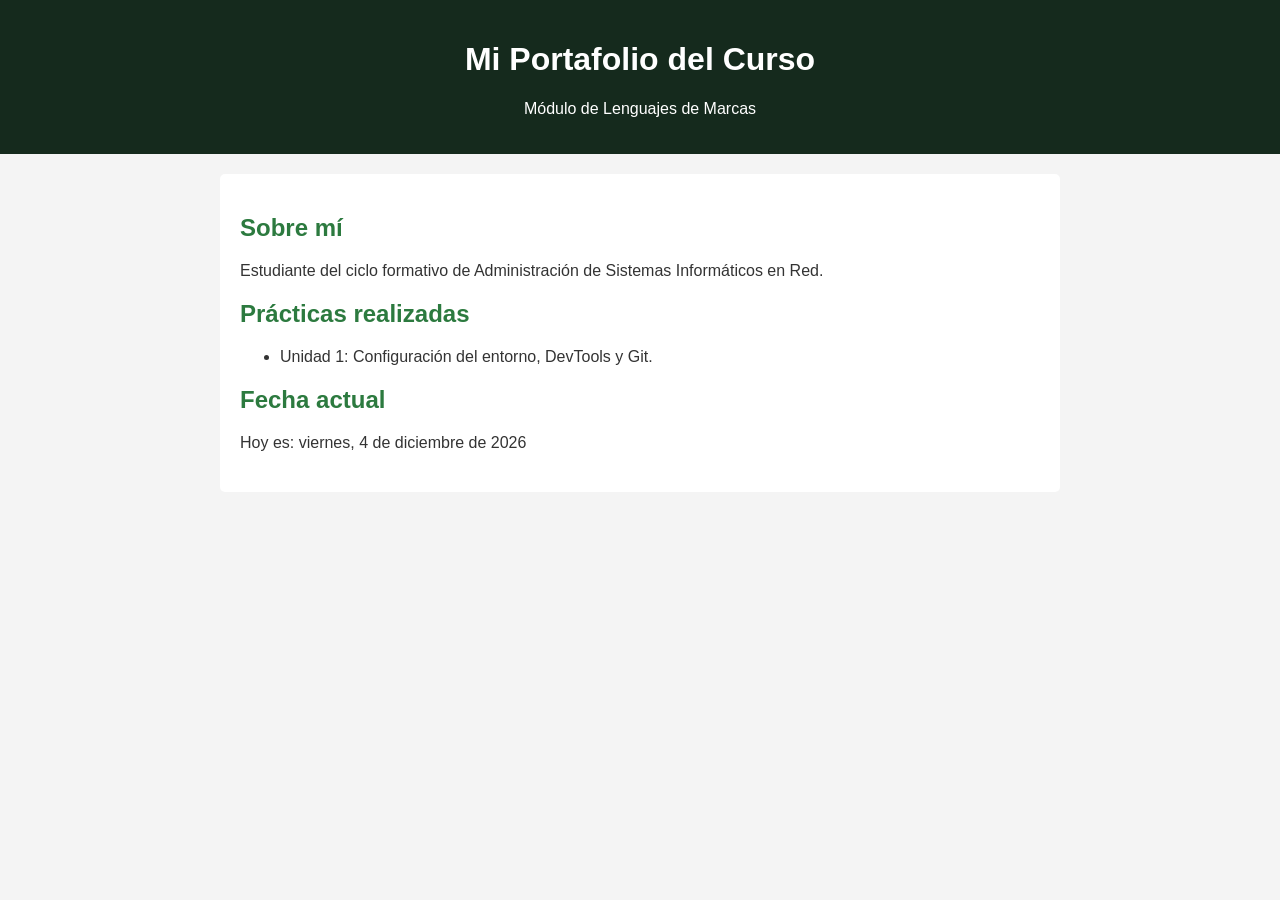
<file: index.html>
<!DOCTYPE html>
<html lang="es">
<head>
    <meta charset="UTF-8">
    <meta name="viewport" content="width=device-width, initial-scale=1.0">
    <title>Mi Portafolio - ASIR</title>
    <link rel="stylesheet" href="css/estilos.css">
</head>
<body>
    <header>
        <h1>Mi Portafolio del Curso</h1>
        <p>Módulo de Lenguajes de Marcas</p>
    </header>
    
    <main>
        <section>
            <h2>Sobre mí</h2>
            <p>Estudiante del ciclo formativo de Administración de Sistemas Informáticos en Red.</p>
        </section>

        <section>
            <h2>Prácticas realizadas</h2>
            <ul>
                <li>Unidad 1: Configuración del entorno, DevTools y Git.</li>
            </ul>
        </section>

        <section>
            <h2>Fecha actual</h2>
            <p id="fecha-actual"></p>
        </section>
    </main>

    <script src="js/app.js"></script>
</body>
</html>
</file>
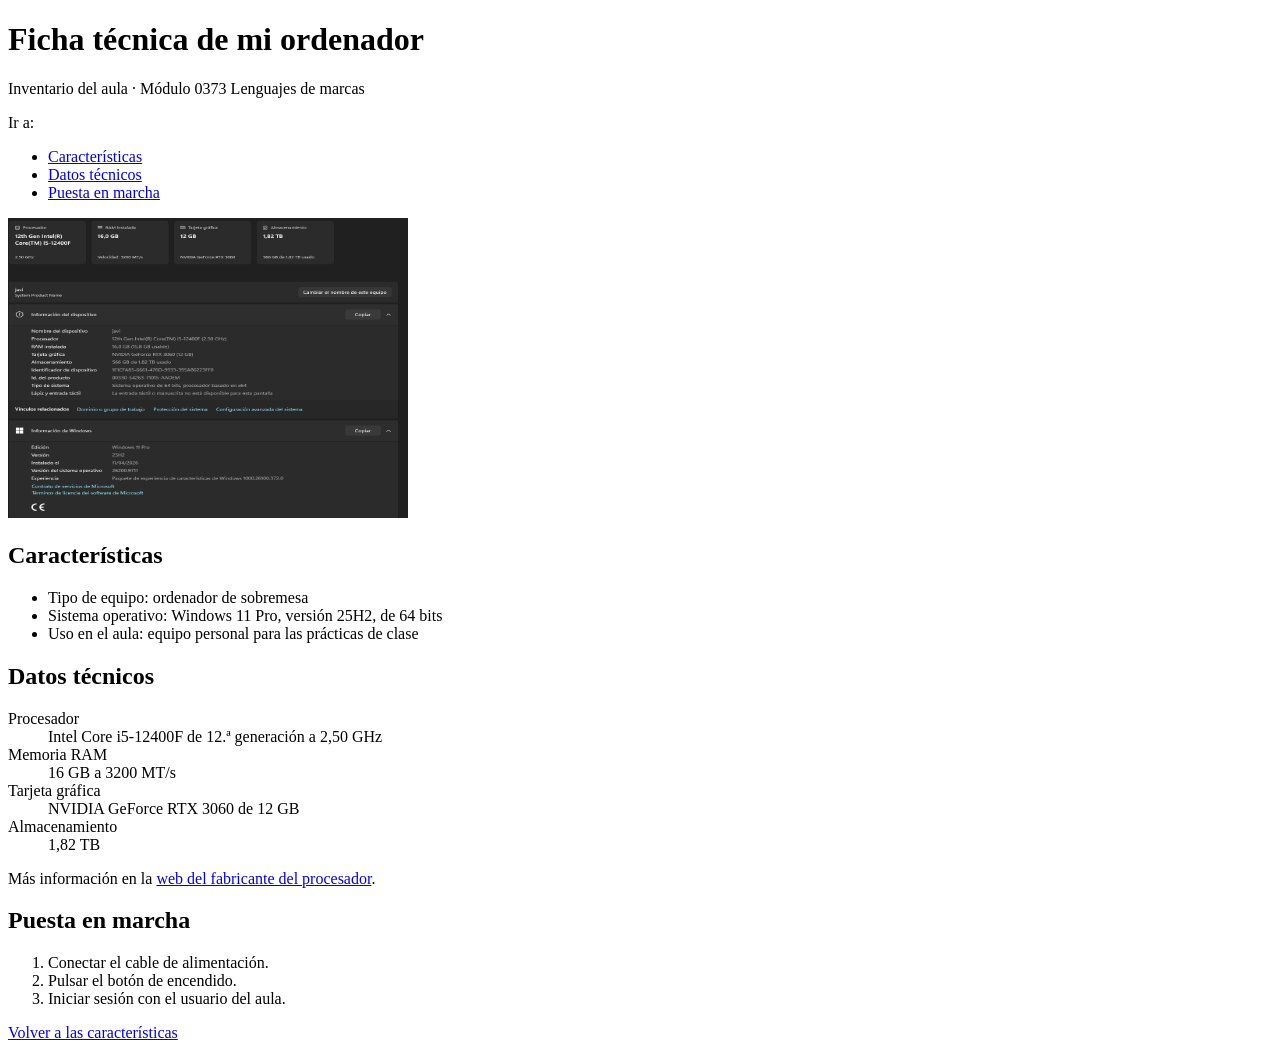
<file: ut02/ficha_tecnica.html>
<!DOCTYPE html>
<html lang="es">
<head>
    <meta charset="UTF-8">
    <meta name="viewport" content="width=device-width, initial-scale=1.0">
    <meta name="description" content="Ficha técnica de mi ordenador de sobremesa para el inventario del aula, con sus características, sus datos técnicos y los pasos para ponerlo en marcha.">
    <title>Ficha técnica de mi ordenador · Inventario del aula</title>
</head>
<body>
    <header>
        <h1>Ficha técnica de mi ordenador</h1>
        <p>Inventario del aula · Módulo 0373 Lenguajes de marcas</p>
        <nav>
            <p>Ir a:</p>
            <ul>
                <li><a href="#caracteristicas">Características</a></li>
                <li><a href="#datos">Datos técnicos</a></li>
                <li><a href="#encendido">Puesta en marcha</a></li>
            </ul>
        </nav>
    </header>
    
    <main>
        <img src="img/equipo.png" alt="Mi ordenador de sobremesa" width="400" height="300">

        <section id="caracteristicas">
            <h2>Características</h2>
            <ul>
                <li><span class="dato">Tipo de equipo: ordenador de sobremesa</span></li>
                <li><span class="dato">Sistema operativo: Windows 11 Pro, versión 25H2, de 64 bits</span></li>
                <li><span class="dato">Uso en el aula: equipo personal para las prácticas de clase</span></li>
            </ul>
        </section>

        <section id="datos">
            <h2>Datos técnicos</h2>
            <dl>
                <dt>Procesador</dt>
                <dd><span class="dato">Intel Core i5-12400F de 12.ª generación a 2,50 GHz</span></dd>
                <dt>Memoria RAM</dt>
                <dd><span class="dato">16 GB a 3200 MT/s</span></dd>
                <dt>Tarjeta gráfica</dt>
                <dd><span class="dato">NVIDIA GeForce RTX 3060 de 12 GB</span></dd>
                <dt>Almacenamiento</dt>
                <dd><span class="dato">1,82 TB</span></dd>
            </dl>
            <p>Más información en la <a href="https://www.intel.es" target="_blank" rel="noopener noreferrer">web del fabricante del procesador</a>.</p>
        </section>

        <section id="encendido">
            <h2>Puesta en marcha</h2>
            <ol>
                <li>Conectar el cable de alimentación.</li>
                <li>Pulsar el botón de encendido.</li>
                <li>Iniciar sesión con el usuario del aula.</li>
            </ol>
            <p><a href="#caracteristicas">Volver a las características</a></p>
        </section>
    </main>
</body>
</html>
</file>
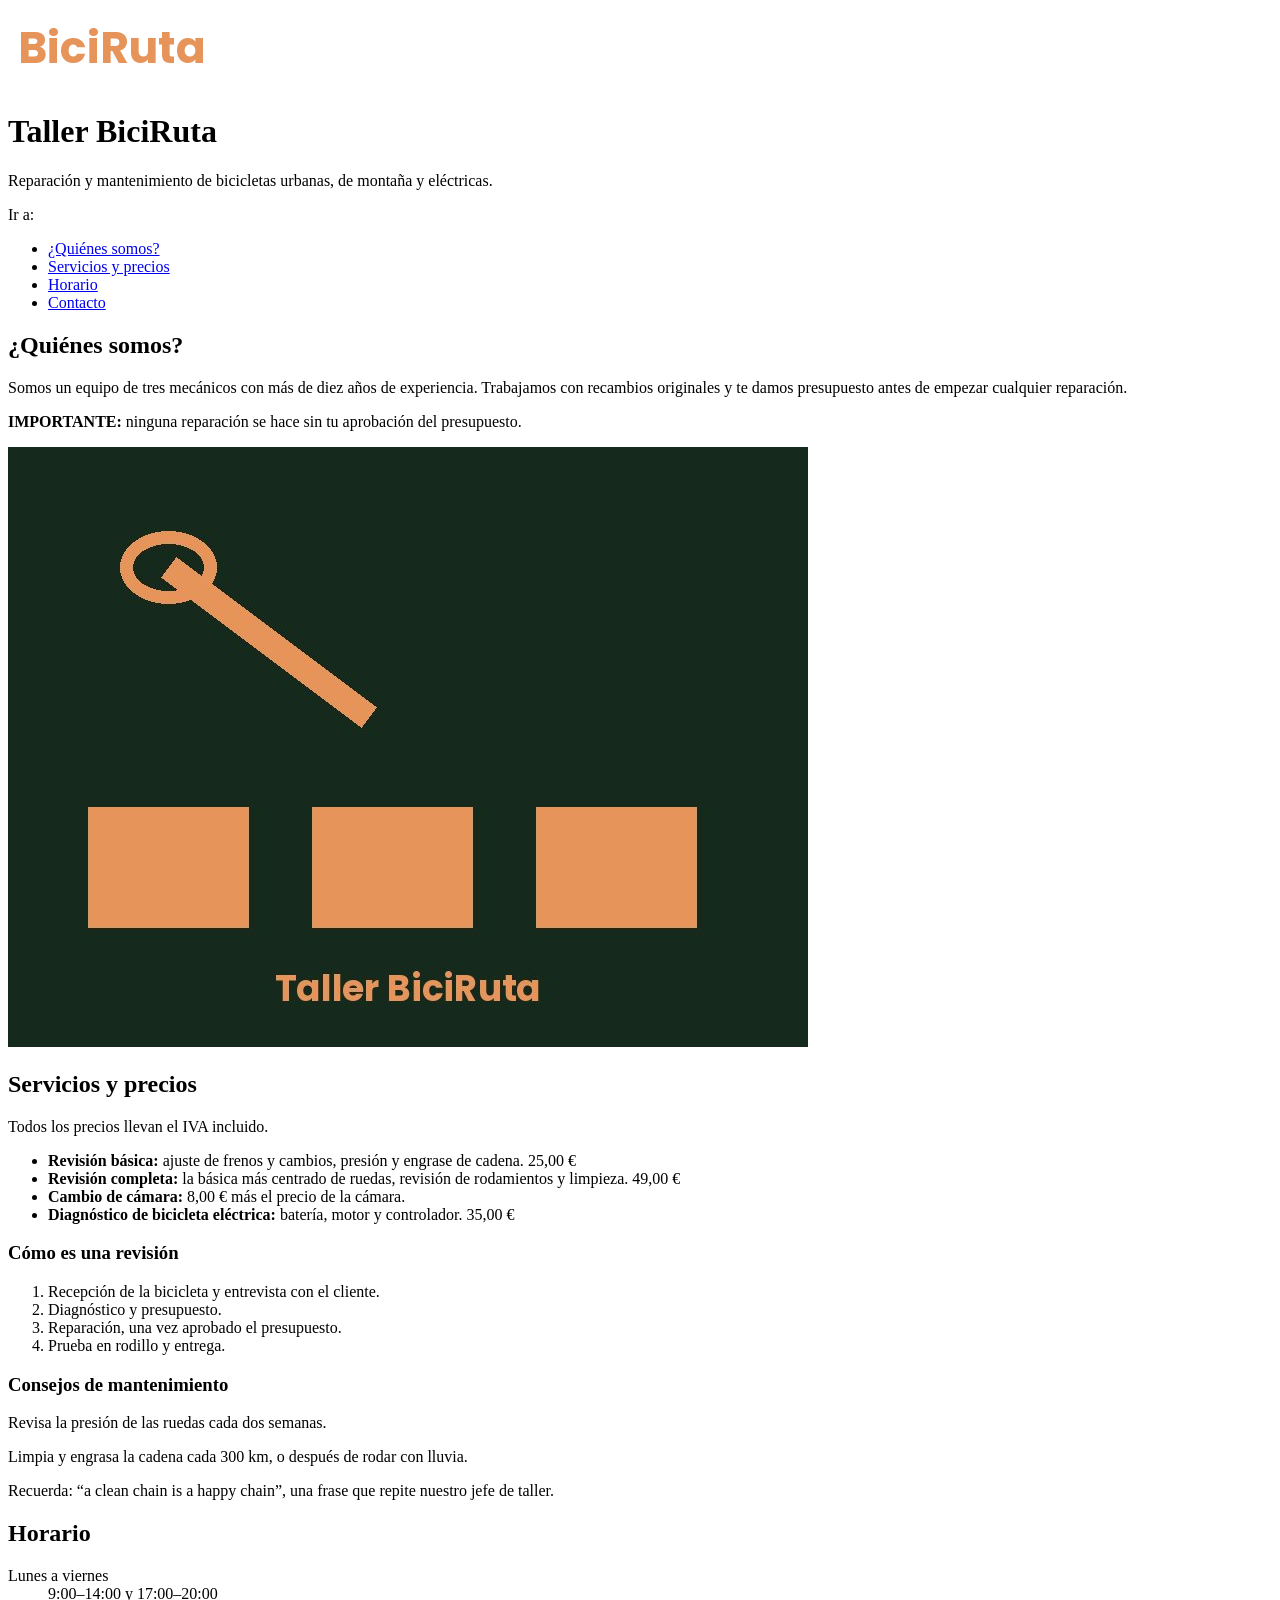
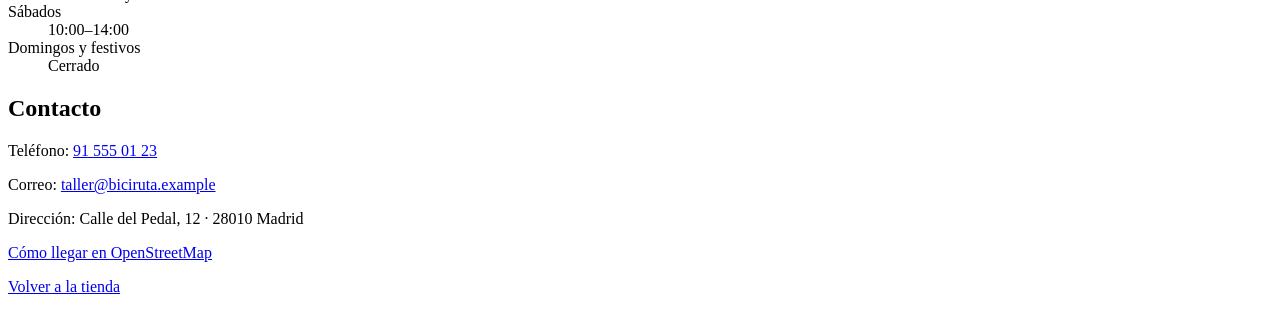
<file: ut02/taller.html>
<!DOCTYPE html>
<html lang="es">
<head>
    <!-- Codificación de caracteres, para que se vean bien las tildes y el símbolo del euro -->
    <meta charset="UTF-8">
    <!-- Ancho igual al de la pantalla y zoom inicial normal, para que se vea bien en el móvil -->
    <meta name="viewport" content="width=device-width, initial-scale=1.0">
    <!-- Resumen de la página que pueden enseñar los buscadores -->
    <meta name="description" content="Taller de bicicletas urbanas, de montaña y eléctricas en Madrid. Revisiones, reparaciones y puesta a punto con cita previa.">
    <!-- Título de la pestaña y de los resultados de búsqueda -->
    <title>Taller BiciRuta · Reparación y mantenimiento de bicicletas</title>
</head>
<body>
    <header>
        <img src="img/logo_biciruta.png" alt="BiciRuta" width="320" height="80">
        <h1>Taller BiciRuta</h1>
        <p>Reparación y mantenimiento de bicicletas urbanas, de montaña y eléctricas.</p>
        <nav>
            <p>Ir a:</p>
            <ul>
                <li><a href="#quienes-somos">¿Quiénes somos?</a></li>
                <li><a href="#servicios">Servicios y precios</a></li>
                <li><a href="#horario">Horario</a></li>
                <li><a href="#contacto">Contacto</a></li>
            </ul>
        </nav>
    </header>

    <main>
        <section id="quienes-somos">
            <h2>¿Quiénes somos?</h2>
            <p>Somos un equipo de tres mecánicos con más de diez años de experiencia. Trabajamos con recambios originales y te damos presupuesto antes de empezar cualquier reparación.</p>
            <p><strong>IMPORTANTE:</strong> ninguna reparación se hace sin tu aprobación del presupuesto.</p>
            <img src="img/taller.jpg" alt="Ilustración del taller de BiciRuta con una llave y tres cajones de herramientas" width="800" height="600">
        </section>

        <section id="servicios">
            <h2>Servicios y precios</h2>
            <p>Todos los precios llevan el IVA incluido.</p>
            <ul>
                <li><strong>Revisión básica:</strong> ajuste de frenos y cambios, presión y engrase de cadena. <span class="precio">25,00&nbsp;€</span></li>
                <li><strong>Revisión completa:</strong> la básica más centrado de ruedas, revisión de rodamientos y limpieza. <span class="precio">49,00&nbsp;€</span></li>
                <li><strong>Cambio de cámara:</strong> <span class="precio">8,00&nbsp;€</span> más el precio de la cámara.</li>
                <li><strong>Diagnóstico de bicicleta eléctrica:</strong> batería, motor y controlador. <span class="precio">35,00&nbsp;€</span></li>
            </ul>

            <h3>Cómo es una revisión</h3>
            <ol>
                <li>Recepción de la bicicleta y entrevista con el cliente.</li>
                <li>Diagnóstico y presupuesto.</li>
                <li>Reparación, una vez aprobado el presupuesto.</li>
                <li>Prueba en rodillo y entrega.</li>
            </ol>

            <h3>Consejos de mantenimiento</h3>
            <p>Revisa la presión de las ruedas cada dos semanas.</p>
            <p>Limpia y engrasa la cadena cada 300 km, o después de rodar con lluvia.</p>
            <p>Recuerda: <q lang="en">a clean chain is a happy chain</q>, una frase que repite nuestro jefe de taller.</p>
        </section>

        <section id="horario">
            <h2>Horario</h2>
            <dl>
                <dt>Lunes a viernes</dt>
                <dd>9:00–14:00 y 17:00–20:00</dd>
                <dt>Sábados</dt>
                <dd>10:00–14:00</dd>
                <dt>Domingos y festivos</dt>
                <dd>Cerrado</dd>
            </dl>
        </section>

        <section id="contacto">
            <h2>Contacto</h2>
            <p>Teléfono: <a href="tel:+34915550123">91 555 01 23</a></p>
            <p>Correo: <a href="mailto:taller@biciruta.example?subject=Cita%20en%20el%20taller">taller@biciruta.example</a></p>
            <p>Dirección: Calle del Pedal, 12 · 28010 Madrid</p>
            <p><a href="https://www.openstreetmap.org/search?query=Madrid" target="_blank" rel="noopener noreferrer">Cómo llegar en OpenStreetMap</a></p>
        </section>
    </main>

    <footer>
        <p><a href="index.html">Volver a la tienda</a></p>
    </footer>
</body>
</html>
</file>
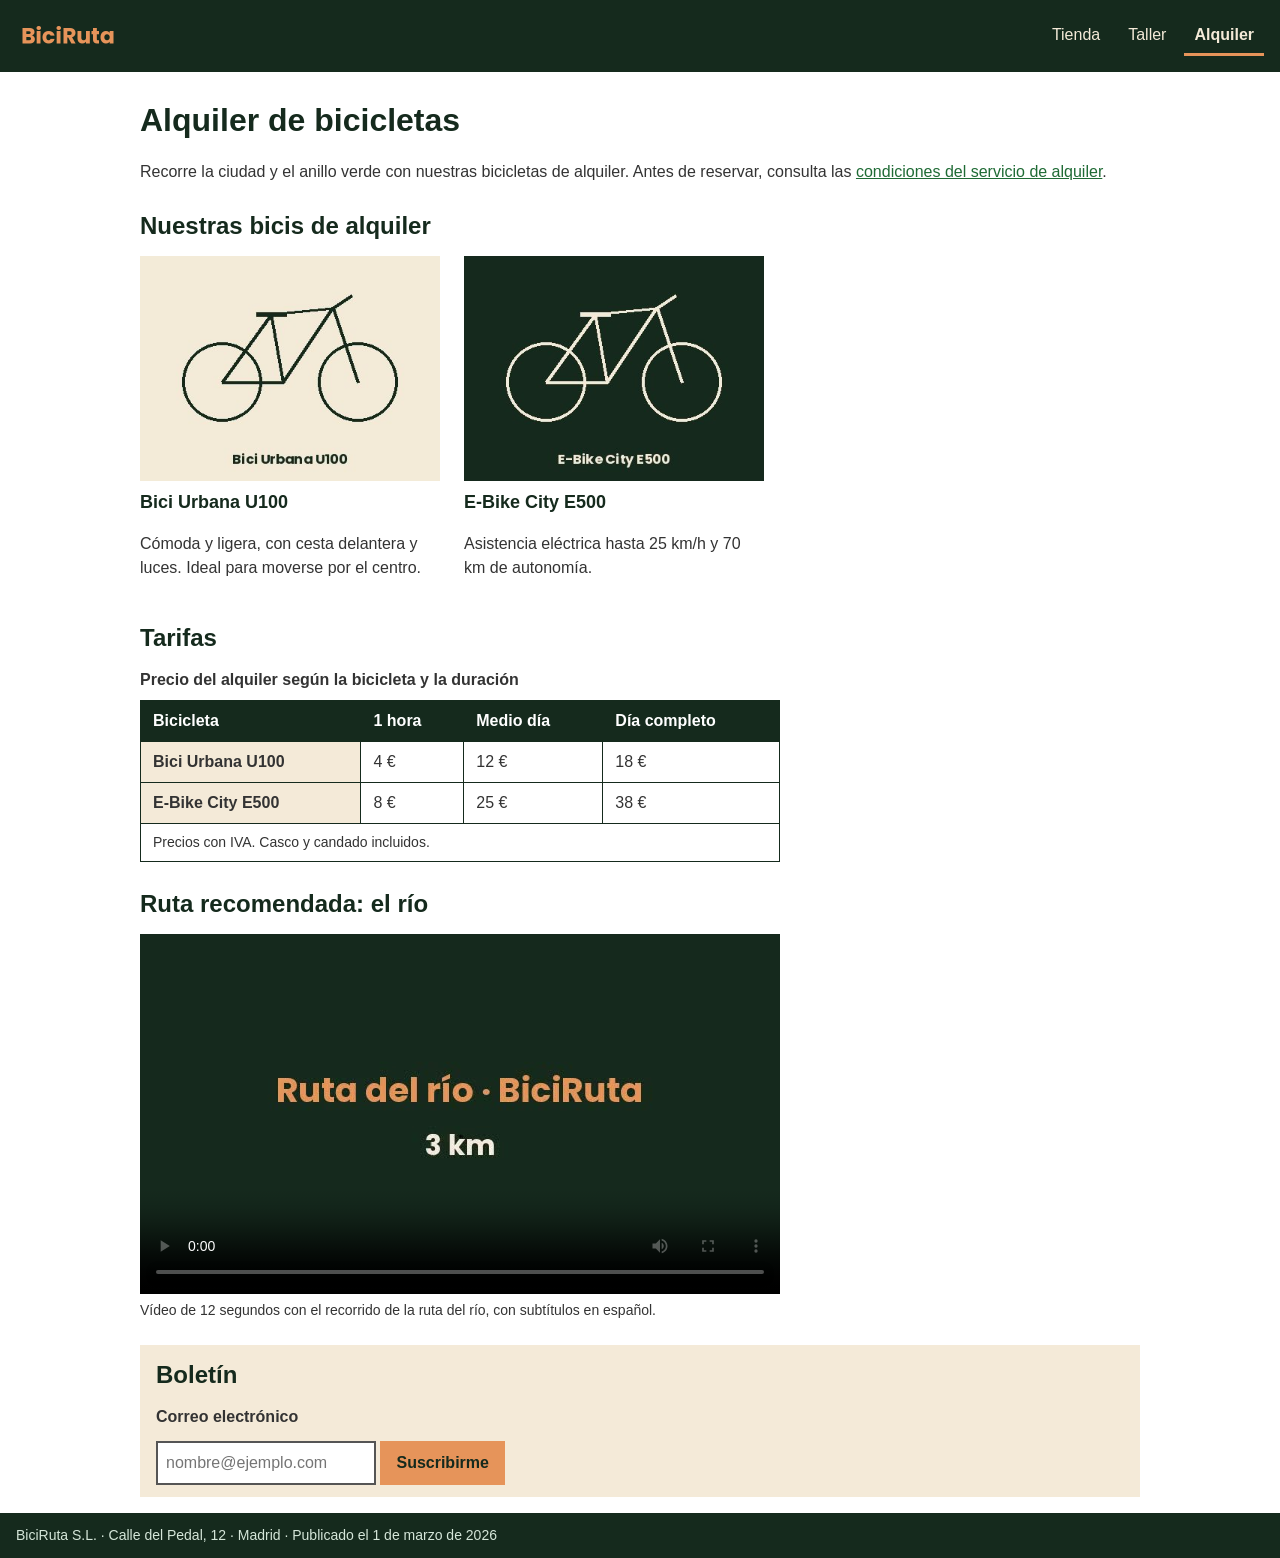
<file: ut03/alquiler/alquiler.html>
<!DOCTYPE html>
<html lang="es">
<head>
  <meta charset="UTF-8">
  <meta name="viewport" content="width=device-width, initial-scale=1.0">
  <title>Alquiler de bicicletas · BiciRuta</title>
  <meta name="description" content="Alquiler de bicicletas urbanas y eléctricas de BiciRuta en Madrid: modelos, tarifas y ruta recomendada del río.">
  <link rel="stylesheet" href="css/estilos.css">
</head>
<body>
  <a class="saltar" href="#contenido">Saltar al contenido principal</a>

  <header class="cabecera">
    <a href="index.html" class="logo-enlace">
      <img src="img/logo_biciruta.png" alt="BiciRuta, inicio" width="160" height="40">
    </a>
    <nav class="menu" aria-label="Menú principal">
      <ul>
        <li><a href="index.html">Tienda</a></li>
        <li><a href="taller.html">Taller</a></li>
        <li><a href="alquiler.html" aria-current="page">Alquiler</a></li>
      </ul>
    </nav>
  </header>

  <div class="contenedor">
    <main id="contenido" tabindex="-1">
      <h1>Alquiler de bicicletas</h1>
      <p>Recorre la ciudad y el anillo verde con nuestras bicicletas de alquiler. Antes de reservar, consulta las <a href="condiciones.html">condiciones del servicio de alquiler</a>.</p>

      <section aria-labelledby="titulo-bicis">
        <h2 id="titulo-bicis">Nuestras bicis de alquiler</h2>
        <div class="bicis">
          <article class="bici">
            <img src="img/bici_urbana-400.jpg"
                 srcset="img/bici_urbana-400.jpg 400w, img/bici_urbana-800.jpg 800w, img/bici_urbana-1200.jpg 1200w"
                 sizes="(min-width: 700px) 300px, 100vw"
                 width="400" height="300" loading="lazy"
                 alt="Bici Urbana U100, bicicleta de paseo de cuadro bajo con cesta delantera">
            <h3>Bici Urbana U100</h3>
            <p>Cómoda y ligera, con cesta delantera y luces. Ideal para moverse por el centro.</p>
          </article>
          <article class="bici">
            <img src="img/bici_electrica-400.jpg"
                 srcset="img/bici_electrica-400.jpg 400w, img/bici_electrica-800.jpg 800w, img/bici_electrica-1200.jpg 1200w"
                 sizes="(min-width: 700px) 300px, 100vw"
                 width="400" height="300" loading="lazy"
                 alt="E-Bike City E500, bicicleta eléctrica urbana con batería integrada en el cuadro">
            <h3>E-Bike City E500</h3>
            <p>Asistencia eléctrica hasta 25 km/h y 70 km de autonomía.</p>
          </article>
        </div>
      </section>

      <section aria-labelledby="titulo-tarifas">
        <h2 id="titulo-tarifas">Tarifas</h2>
        <table class="tarifas">
          <caption>Precio del alquiler según la bicicleta y la duración</caption>
          <thead>
            <tr>
              <th scope="col">Bicicleta</th>
              <th scope="col">1 hora</th>
              <th scope="col">Medio día</th>
              <th scope="col">Día completo</th>
            </tr>
          </thead>
          <tbody>
            <tr>
              <th scope="row">Bici Urbana U100</th>
              <td>4 €</td>
              <td>12 €</td>
              <td>18 €</td>
            </tr>
            <tr>
              <th scope="row">E-Bike City E500</th>
              <td>8 €</td>
              <td>25 €</td>
              <td>38 €</td>
            </tr>
          </tbody>
          <tfoot>
            <tr>
              <td colspan="4">Precios con IVA. Casco y candado incluidos.</td>
            </tr>
          </tfoot>
        </table>
      </section>

      <section aria-labelledby="titulo-ruta">
        <h2 id="titulo-ruta">Ruta recomendada: el río</h2>
        <figure>
          <video controls preload="metadata" width="640" height="360" poster="img/ruta_rio_poster.jpg">
            <source src="media/ruta_rio.mp4" type="video/mp4">
            <track kind="captions" src="media/ruta_rio.es.vtt" srclang="es" label="Español" default>
            <p>Tu navegador no puede reproducir el vídeo. Puedes <a href="media/ruta_rio.mp4">descargar el vídeo de la ruta del río</a>.</p>
          </video>
          <figcaption>Vídeo de 12 segundos con el recorrido de la ruta del río, con subtítulos en español.</figcaption>
        </figure>
      </section>
    </main>

    <aside class="lateral" aria-labelledby="titulo-boletin">
      <h2 id="titulo-boletin">Boletín</h2>
      <form action="gracias.html" method="get">
        <label for="correo">Correo electrónico</label>
        <input type="email" id="correo" name="correo" placeholder="nombre@ejemplo.com" autocomplete="email" required>
        <button type="submit">Suscribirme</button>
      </form>
    </aside>
  </div>

  <footer class="pie">
    <p>BiciRuta S.L. · Calle del Pedal, 12 · Madrid · Publicado el <time datetime="2026-03-01">1 de marzo de 2026</time></p>
  </footer>
</body>
</html>
</file>
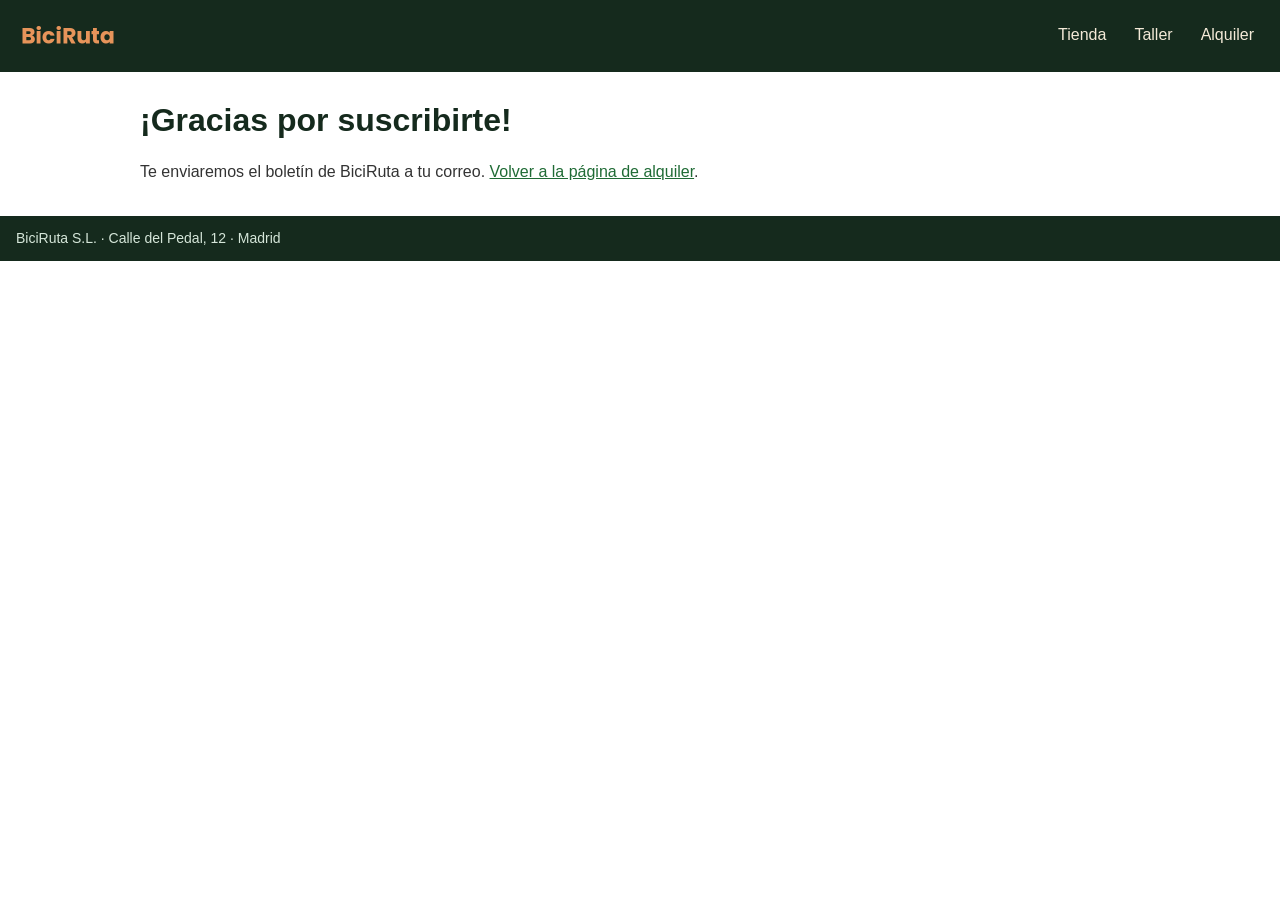
<file: ut03/alquiler/gracias.html>
<!DOCTYPE html>
<html lang="es">
<head>
  <meta charset="UTF-8">
  <meta name="viewport" content="width=device-width, initial-scale=1.0">
  <title>Suscripción completada · BiciRuta</title>
  <link rel="stylesheet" href="css/estilos.css">
</head>
<body>
  <a class="saltar" href="#contenido">Saltar al contenido principal</a>
  <header class="cabecera">
    <a href="index.html" class="logo-enlace"><img src="img/logo_biciruta.png" alt="BiciRuta, inicio" width="160" height="40"></a>
    <nav class="menu" aria-label="Menú principal">
      <ul>
        <li><a href="index.html">Tienda</a></li>
        <li><a href="taller.html">Taller</a></li>
        <li><a href="alquiler.html">Alquiler</a></li>
      </ul>
    </nav>
  </header>
  <main id="contenido" class="contenedor" tabindex="-1">
    <h1>¡Gracias por suscribirte!</h1>
    <p>Te enviaremos el boletín de BiciRuta a tu correo. <a href="alquiler.html">Volver a la página de alquiler</a>.</p>
  </main>
  <footer class="pie">
    <p>BiciRuta S.L. · Calle del Pedal, 12 · Madrid</p>
  </footer>
</body>
</html>
</file>
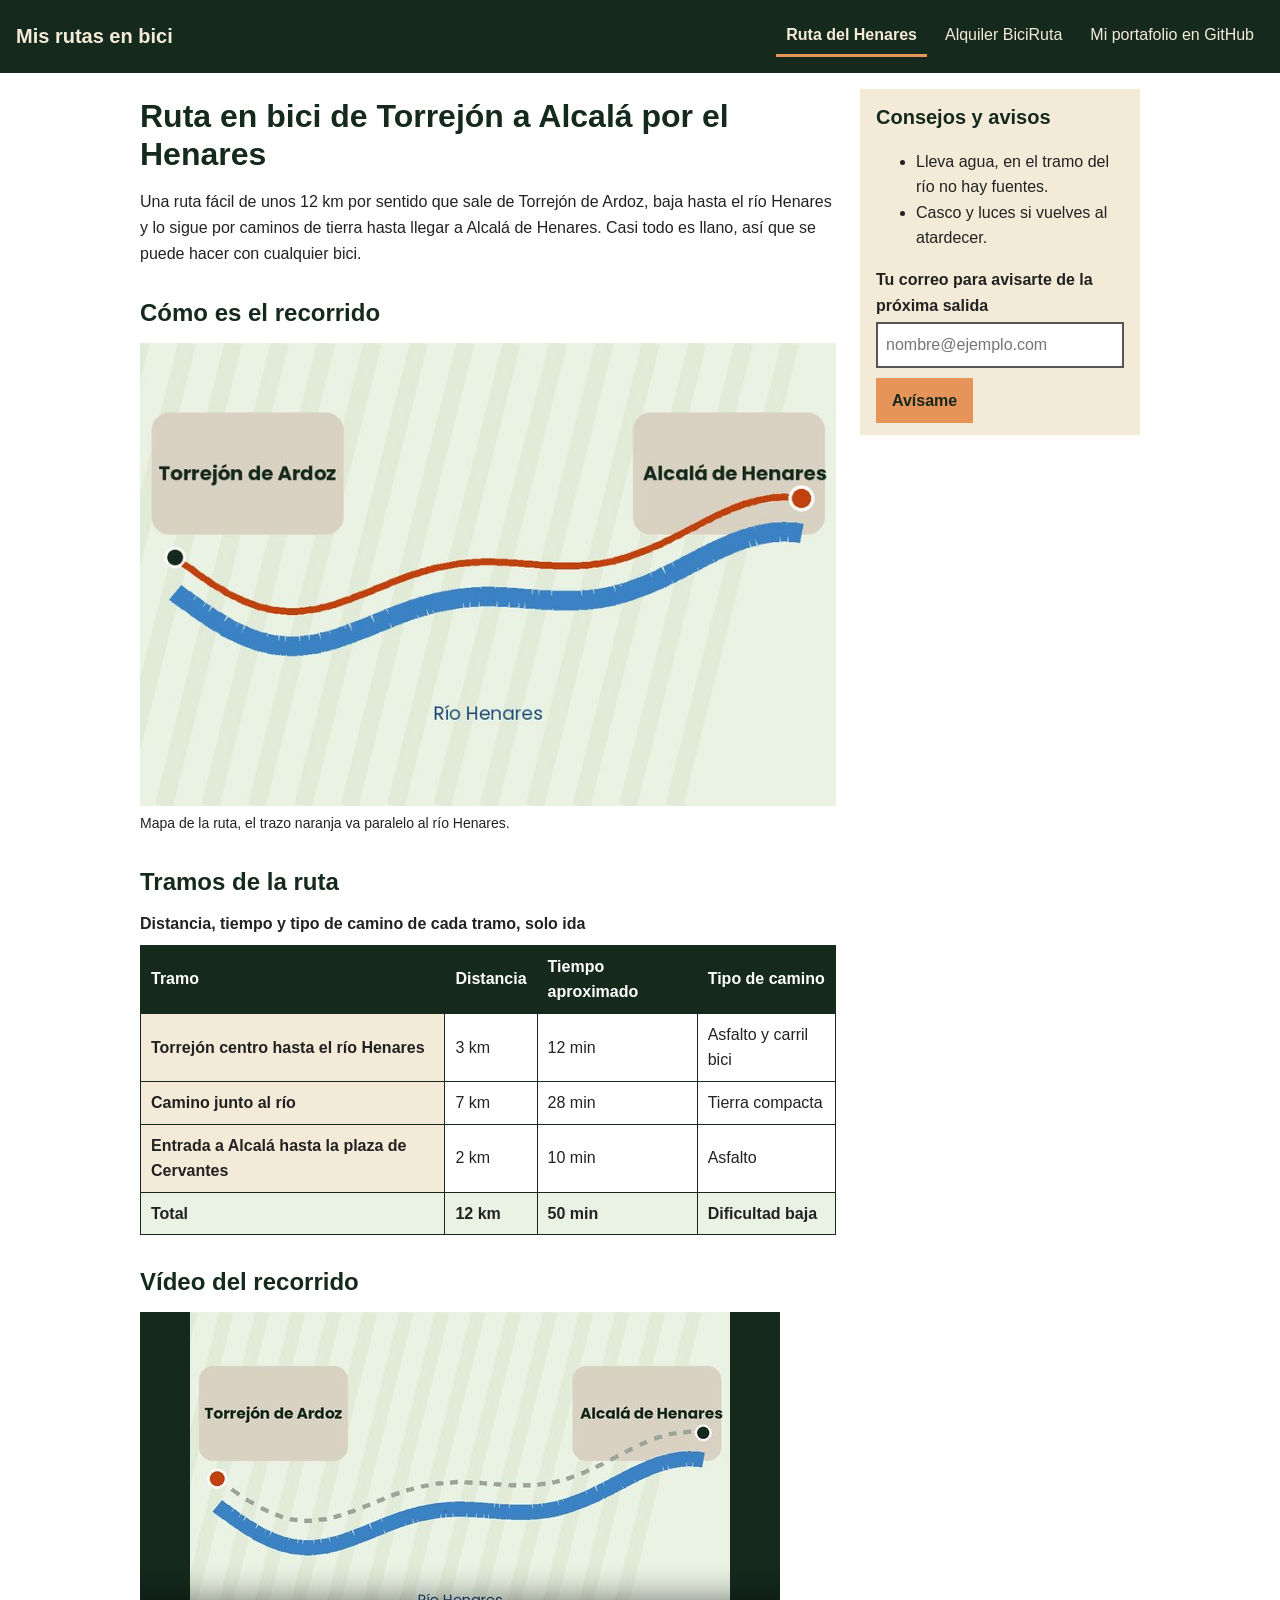
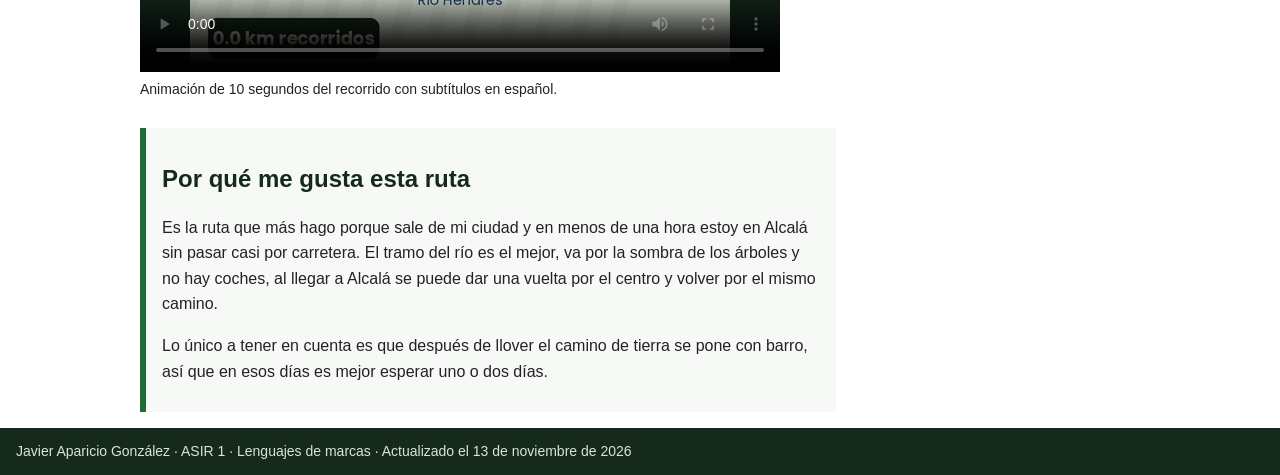
<file: ut03/ruta_henares/ruta.html>
<!DOCTYPE html>
<html lang="es">
<head>
  <meta charset="UTF-8">
  <meta name="viewport" content="width=device-width, initial-scale=1.0">
  <title>Ruta en bici de Torrejón a Alcalá por el Henares · Javier Aparicio</title>
  <meta name="description" content="Ruta en bici de 12 km desde Torrejón de Ardoz hasta Alcalá de Henares siguiendo el río Henares: mapa, tramos, vídeo y consejos.">
  <link rel="stylesheet" href="css/estilos.css">
</head>
<body>
  <a class="saltar" href="#contenido">Saltar al contenido principal</a>

  <header>
    <p class="marca">Mis rutas en bici</p>
    <nav aria-label="Menú principal">
      <ul>
        <li><a href="ruta.html" aria-current="page">Ruta del Henares</a></li>
        <li><a href="../alquiler/alquiler.html">Alquiler BiciRuta</a></li>
        <li><a href="https://github.com/JavierAparicio7/lm-portafolio">Mi portafolio en GitHub</a></li>
      </ul>
    </nav>
  </header>

  <div class="contenedor">
    <main id="contenido" tabindex="-1">
      <h1>Ruta en bici de Torrejón a Alcalá por el Henares</h1>
      <p>Una ruta fácil de unos 12 km por sentido que sale de Torrejón de Ardoz, baja hasta el río Henares y lo sigue por caminos de tierra hasta llegar a Alcalá de Henares. Casi todo es llano, así que se puede hacer con cualquier bici.</p>

      <section aria-labelledby="titulo-mapa">
        <h2 id="titulo-mapa">Cómo es el recorrido</h2>
        <figure>
          <img src="img/mapa_ruta-800.jpg"
               srcset="img/mapa_ruta-400.jpg 400w, img/mapa_ruta-800.jpg 800w, img/mapa_ruta-1200.jpg 1200w"
               sizes="(min-width: 900px) 660px, calc(100vw - 32px)"
               width="1200" height="800"
               alt="Mapa esquemático de la ruta, que sale de Torrejón de Ardoz, baja hasta el río Henares y lo acompaña por la orilla norte hasta Alcalá de Henares">
          <figcaption>Mapa de la ruta, el trazo naranja va paralelo al río Henares.</figcaption>
        </figure>
      </section>

      <section aria-labelledby="titulo-tramos">
        <h2 id="titulo-tramos">Tramos de la ruta</h2>
        <table>
          <caption>Distancia, tiempo y tipo de camino de cada tramo, solo ida</caption>
          <thead>
            <tr>
              <th scope="col">Tramo</th>
              <th scope="col">Distancia</th>
              <th scope="col">Tiempo aproximado</th>
              <th scope="col">Tipo de camino</th>
            </tr>
          </thead>
          <tbody>
            <tr>
              <th scope="row">Torrejón centro hasta el río Henares</th>
              <td>3 km</td>
              <td>12 min</td>
              <td>Asfalto y carril bici</td>
            </tr>
            <tr>
              <th scope="row">Camino junto al río</th>
              <td>7 km</td>
              <td>28 min</td>
              <td>Tierra compacta</td>
            </tr>
            <tr>
              <th scope="row">Entrada a Alcalá hasta la plaza de Cervantes</th>
              <td>2 km</td>
              <td>10 min</td>
              <td>Asfalto</td>
            </tr>
          </tbody>
          <tfoot>
            <tr>
              <th scope="row">Total</th>
              <td>12 km</td>
              <td>50 min</td>
              <td>Dificultad baja</td>
            </tr>
          </tfoot>
        </table>
      </section>

      <section aria-labelledby="titulo-video">
        <h2 id="titulo-video">Vídeo del recorrido</h2>
        <figure>
          <video controls preload="metadata" width="640" height="360" poster="img/ruta_poster.jpg">
            <source src="media/ruta_henares.mp4" type="video/mp4">
            <track kind="captions" src="media/ruta_henares.es.vtt" srclang="es" label="Español" default>
            <p>Tu navegador no puede reproducir el vídeo. Puedes <a href="media/ruta_henares.mp4">descargar el vídeo del recorrido</a>.</p>
          </video>
          <figcaption>Animación de 10 segundos del recorrido con subtítulos en español.</figcaption>
        </figure>
      </section>

      <article aria-labelledby="titulo-experiencia">
        <h2 id="titulo-experiencia">Por qué me gusta esta ruta</h2>
        <p>Es la ruta que más hago porque sale de mi ciudad y en menos de una hora estoy en Alcalá sin pasar casi por carretera. El tramo del río es el mejor, va por la sombra de los árboles y no hay coches, al llegar a Alcalá se puede dar una vuelta por el centro y volver por el mismo camino.</p>
        <p>Lo único a tener en cuenta es que después de llover el camino de tierra se pone con barro, así que en esos días es mejor esperar uno o dos días.</p>
      </article>
    </main>

    <aside aria-labelledby="titulo-consejos">
      <h2 id="titulo-consejos">Consejos y avisos</h2>
      <ul>
        <li>Lleva agua, en el tramo del río no hay fuentes.</li>
        <li>Casco y luces si vuelves al atardecer.</li>
      </ul>
      <form action="ruta.html" method="get">
        <label for="correo">Tu correo para avisarte de la próxima salida</label>
        <input type="email" id="correo" name="correo" placeholder="nombre@ejemplo.com" autocomplete="email" required>
        <button type="submit">Avísame</button>
      </form>
    </aside>
  </div>

  <footer>
    <p>Javier Aparicio González · ASIR 1 · Lenguajes de marcas · Actualizado el <time datetime="2026-11-13">13 de noviembre de 2026</time></p>
  </footer>
</body>
</html>
</file>
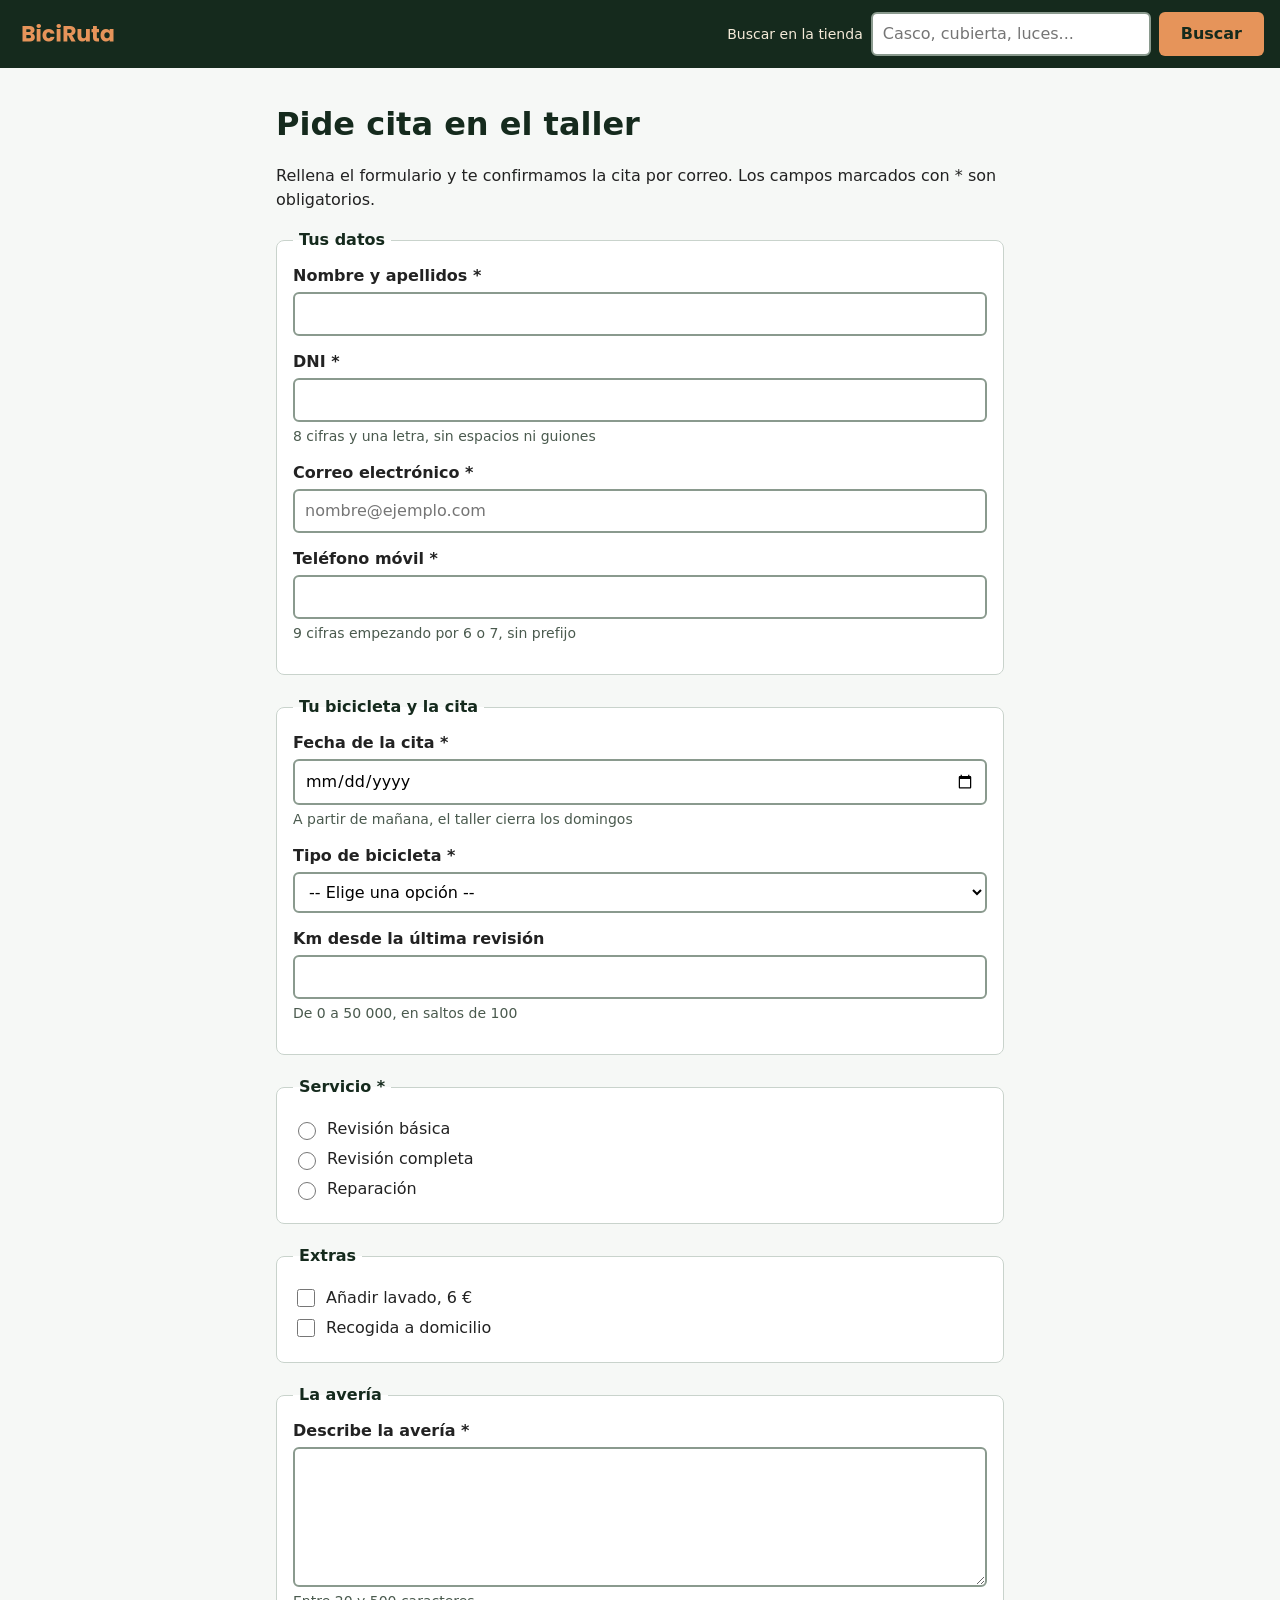
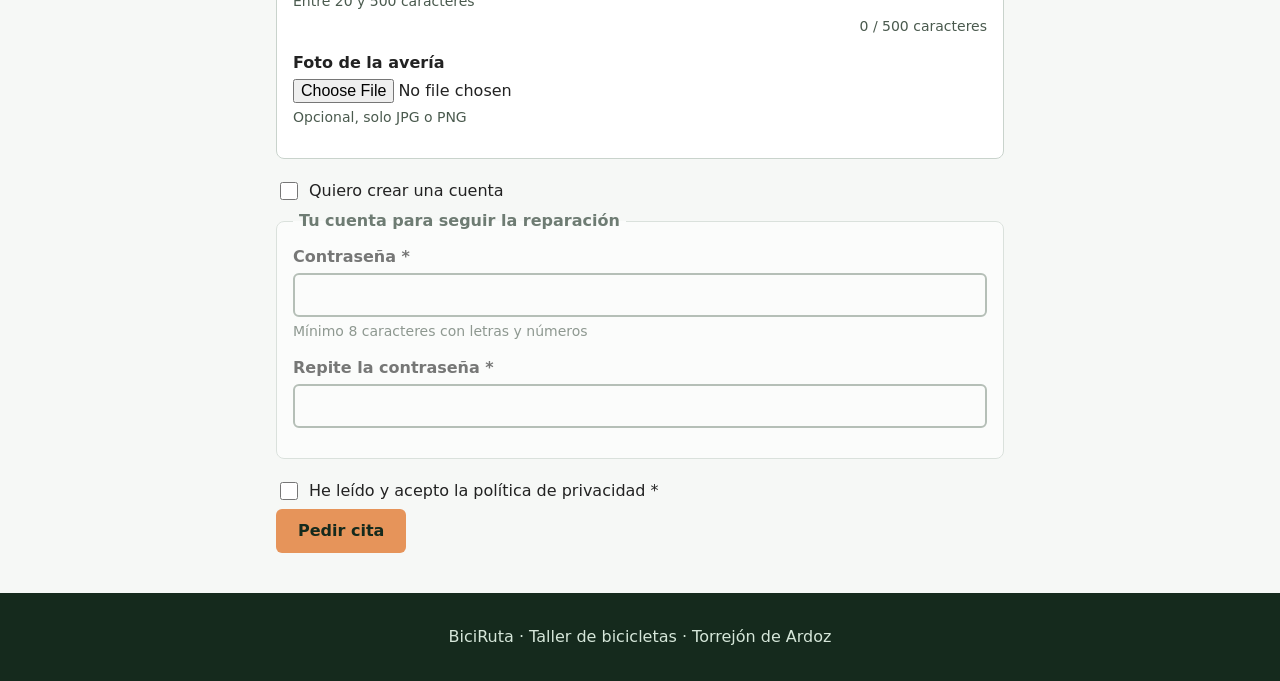
<file: ut04/cita/cita.html>
<!DOCTYPE html>
<html lang="es">
<head>
  <meta charset="UTF-8">
  <meta name="viewport" content="width=device-width, initial-scale=1">
  <title>Pide cita en el taller · BiciRuta</title>
  <link rel="stylesheet" href="css/cita.css">
  <script src="js/cita.js" defer></script>
</head>
<body>

  <header class="cabecera">
    <a href="index.html" class="logo"><img src="img/logo_biciruta.png" alt="BiciRuta, inicio" width="160" height="40"></a>

    <!-- Buscador: GET, porque solo consulta datos y la URL se puede guardar o compartir -->
    <form class="buscador" action="receptor.html" method="get" role="search">
      <label for="q">Buscar en la tienda</label>
      <input type="search" id="q" name="q" placeholder="Casco, cubierta, luces..." required>
      <button type="submit">Buscar</button>
    </form>
  </header>

  <main class="contenido">
    <h1>Pide cita en el taller</h1>
    <p>Rellena el formulario y te confirmamos la cita por correo. Los campos marcados con * son obligatorios.</p>

    <!-- Cita: POST, porque lleva datos personales, una contraseña y un fichero, y crea una cita nueva -->
    <form id="form-cita" action="https://httpbin.org/post" method="post" enctype="multipart/form-data">

      <fieldset>
        <legend>Tus datos</legend>

        <div class="campo">
          <label for="nombre">Nombre y apellidos *</label>
          <input type="text" id="nombre" name="nombre" required minlength="3" maxlength="80" autocomplete="name">
        </div>

        <div class="campo">
          <label for="dni">DNI *</label>
          <input type="text" id="dni" name="dni" required pattern="[0-9]{8}[A-Za-z]"
                 title="8 cifras y una letra, por ejemplo 12345678Z" aria-describedby="ayuda-dni" maxlength="9">
          <small id="ayuda-dni" class="ayuda">8 cifras y una letra, sin espacios ni guiones</small>
        </div>

        <div class="campo">
          <label for="correo">Correo electrónico *</label>
          <input type="email" id="correo" name="correo" required autocomplete="email" placeholder="nombre@ejemplo.com">
        </div>

        <div class="campo">
          <label for="telefono">Teléfono móvil *</label>
          <input type="tel" id="telefono" name="telefono" required pattern="[67][0-9]{8}"
                 title="9 cifras empezando por 6 o 7" aria-describedby="ayuda-telefono" autocomplete="tel" maxlength="9">
          <small id="ayuda-telefono" class="ayuda">9 cifras empezando por 6 o 7, sin prefijo</small>
        </div>
      </fieldset>

      <fieldset>
        <legend>Tu bicicleta y la cita</legend>

        <div class="campo">
          <label for="fecha">Fecha de la cita *</label>
          <input type="date" id="fecha" name="fecha" required aria-describedby="ayuda-fecha">
          <small id="ayuda-fecha" class="ayuda">A partir de mañana, el taller cierra los domingos</small>
        </div>

        <div class="campo">
          <label for="tipo">Tipo de bicicleta *</label>
          <select id="tipo" name="tipo" required>
            <option value="">-- Elige una opción --</option>
            <option value="urbana">Urbana</option>
            <option value="montana">Montaña</option>
            <option value="electrica">Eléctrica</option>
          </select>
        </div>

        <div class="campo">
          <label for="km">Km desde la última revisión</label>
          <input type="number" id="km" name="km" min="0" max="50000" step="100" aria-describedby="ayuda-km">
          <small id="ayuda-km" class="ayuda">De 0 a 50 000, en saltos de 100</small>
        </div>
      </fieldset>

      <fieldset>
        <legend>Servicio *</legend>
        <div class="opcion">
          <input type="radio" id="serv-basica" name="servicio" value="revision-basica" required>
          <label for="serv-basica">Revisión básica</label>
        </div>
        <div class="opcion">
          <input type="radio" id="serv-completa" name="servicio" value="revision-completa">
          <label for="serv-completa">Revisión completa</label>
        </div>
        <div class="opcion">
          <input type="radio" id="serv-reparacion" name="servicio" value="reparacion">
          <label for="serv-reparacion">Reparación</label>
        </div>
      </fieldset>

      <fieldset>
        <legend>Extras</legend>
        <div class="opcion">
          <input type="checkbox" id="lavado" name="extras" value="lavado">
          <label for="lavado">Añadir lavado, 6 €</label>
        </div>
        <div class="opcion">
          <input type="checkbox" id="recogida" name="extras" value="recogida">
          <label for="recogida">Recogida a domicilio</label>
        </div>
      </fieldset>

      <fieldset>
        <legend>La avería</legend>

        <div class="campo">
          <label for="averia">Describe la avería *</label>
          <textarea id="averia" name="averia" rows="5" required minlength="20" maxlength="500"
                    aria-describedby="ayuda-averia contador"></textarea>
          <small id="ayuda-averia" class="ayuda">Entre 20 y 500 caracteres</small>
          <small id="contador" class="contador" aria-live="polite">0 / 500 caracteres</small>
        </div>

        <div class="campo">
          <label for="foto">Foto de la avería</label>
          <input type="file" id="foto" name="foto" accept=".jpg,.jpeg,.png,image/jpeg,image/png" aria-describedby="ayuda-foto">
          <small id="ayuda-foto" class="ayuda">Opcional, solo JPG o PNG</small>
        </div>
      </fieldset>

      <div class="opcion">
        <input type="checkbox" id="quiero-cuenta" name="quiero_cuenta" value="si">
        <label for="quiero-cuenta">Quiero crear una cuenta</label>
      </div>

      <fieldset id="cuenta" disabled>
        <legend>Tu cuenta para seguir la reparación</legend>

        <div class="campo">
          <label for="clave">Contraseña *</label>
          <input type="password" id="clave" name="clave" required minlength="8"
                 pattern="(?=.*[A-Za-z])(?=.*[0-9]).{8,}" autocomplete="new-password"
                 title="Mínimo 8 caracteres con letras y números" aria-describedby="ayuda-clave">
          <small id="ayuda-clave" class="ayuda">Mínimo 8 caracteres con letras y números</small>
        </div>

        <div class="campo">
          <label for="clave2">Repite la contraseña *</label>
          <input type="password" id="clave2" name="clave2" required autocomplete="new-password">
        </div>
      </fieldset>

      <!-- Campo trampa para bots, oculto para las personas -->
      <div class="trampa" aria-hidden="true">
        <label for="web">No rellenes este campo</label>
        <input type="text" id="web" name="web" tabindex="-1" autocomplete="off">
      </div>

      <div class="opcion">
        <input type="checkbox" id="privacidad" name="privacidad" value="acepto" required>
        <label for="privacidad">He leído y acepto la política de privacidad *</label>
      </div>

      <button type="submit">Pedir cita</button>
    </form>
  </main>

  <footer class="pie">
    <p>BiciRuta · Taller de bicicletas · Torrejón de Ardoz</p>
  </footer>

</body>
</html>
</file>
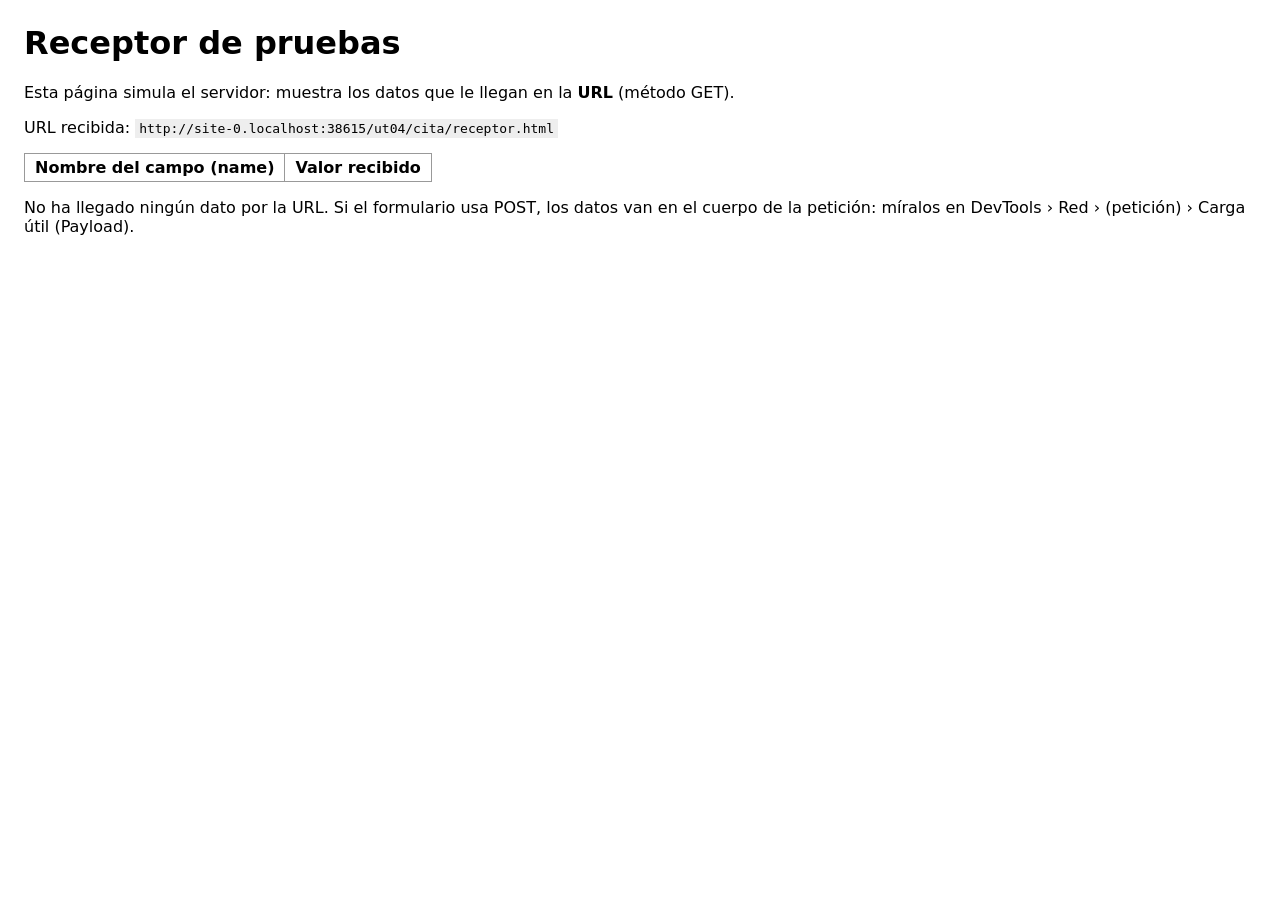
<file: ut04/cita/receptor.html>
<!DOCTYPE html>
<html lang="es">
<head>
  <meta charset="UTF-8">
  <meta name="viewport" content="width=device-width, initial-scale=1.0">
  <title>Receptor de pruebas (GET)</title>
  <style>
    body { font-family: system-ui, sans-serif; margin: 24px; }
    table { border-collapse: collapse; } th, td { border: 1px solid #999; padding: 4px 10px; text-align: left; }
    code { background: #eee; padding: 2px 4px; word-break: break-all; }
  </style>
</head>
<body>
  <h1>Receptor de pruebas</h1>
  <p>Esta página simula el servidor: muestra los datos que le llegan en la <strong>URL</strong> (método GET).</p>
  <p>URL recibida: <code id="url"></code></p>
  <table>
    <thead><tr><th scope="col">Nombre del campo (name)</th><th scope="col">Valor recibido</th></tr></thead>
    <tbody id="datos"></tbody>
  </table>
  <p id="vacio" hidden>No ha llegado ningún dato por la URL. Si el formulario usa POST, los datos van en el cuerpo de la petición: míralos en DevTools › Red › (petición) › Carga útil (Payload).</p>
  <script>
    document.getElementById('url').textContent = location.href;
    const parametros = new URLSearchParams(location.search);
    const cuerpo = document.getElementById('datos');
    for (const [nombre, valor] of parametros) {
      const fila = document.createElement('tr');
      const c1 = document.createElement('td'); c1.textContent = nombre;
      const c2 = document.createElement('td'); c2.textContent = valor === '' ? '(vacío)' : valor;
      fila.append(c1, c2); cuerpo.append(fila);
    }
    document.getElementById('vacio').hidden = [...parametros].length > 0;
  </script>
</body>
</html>
</file>
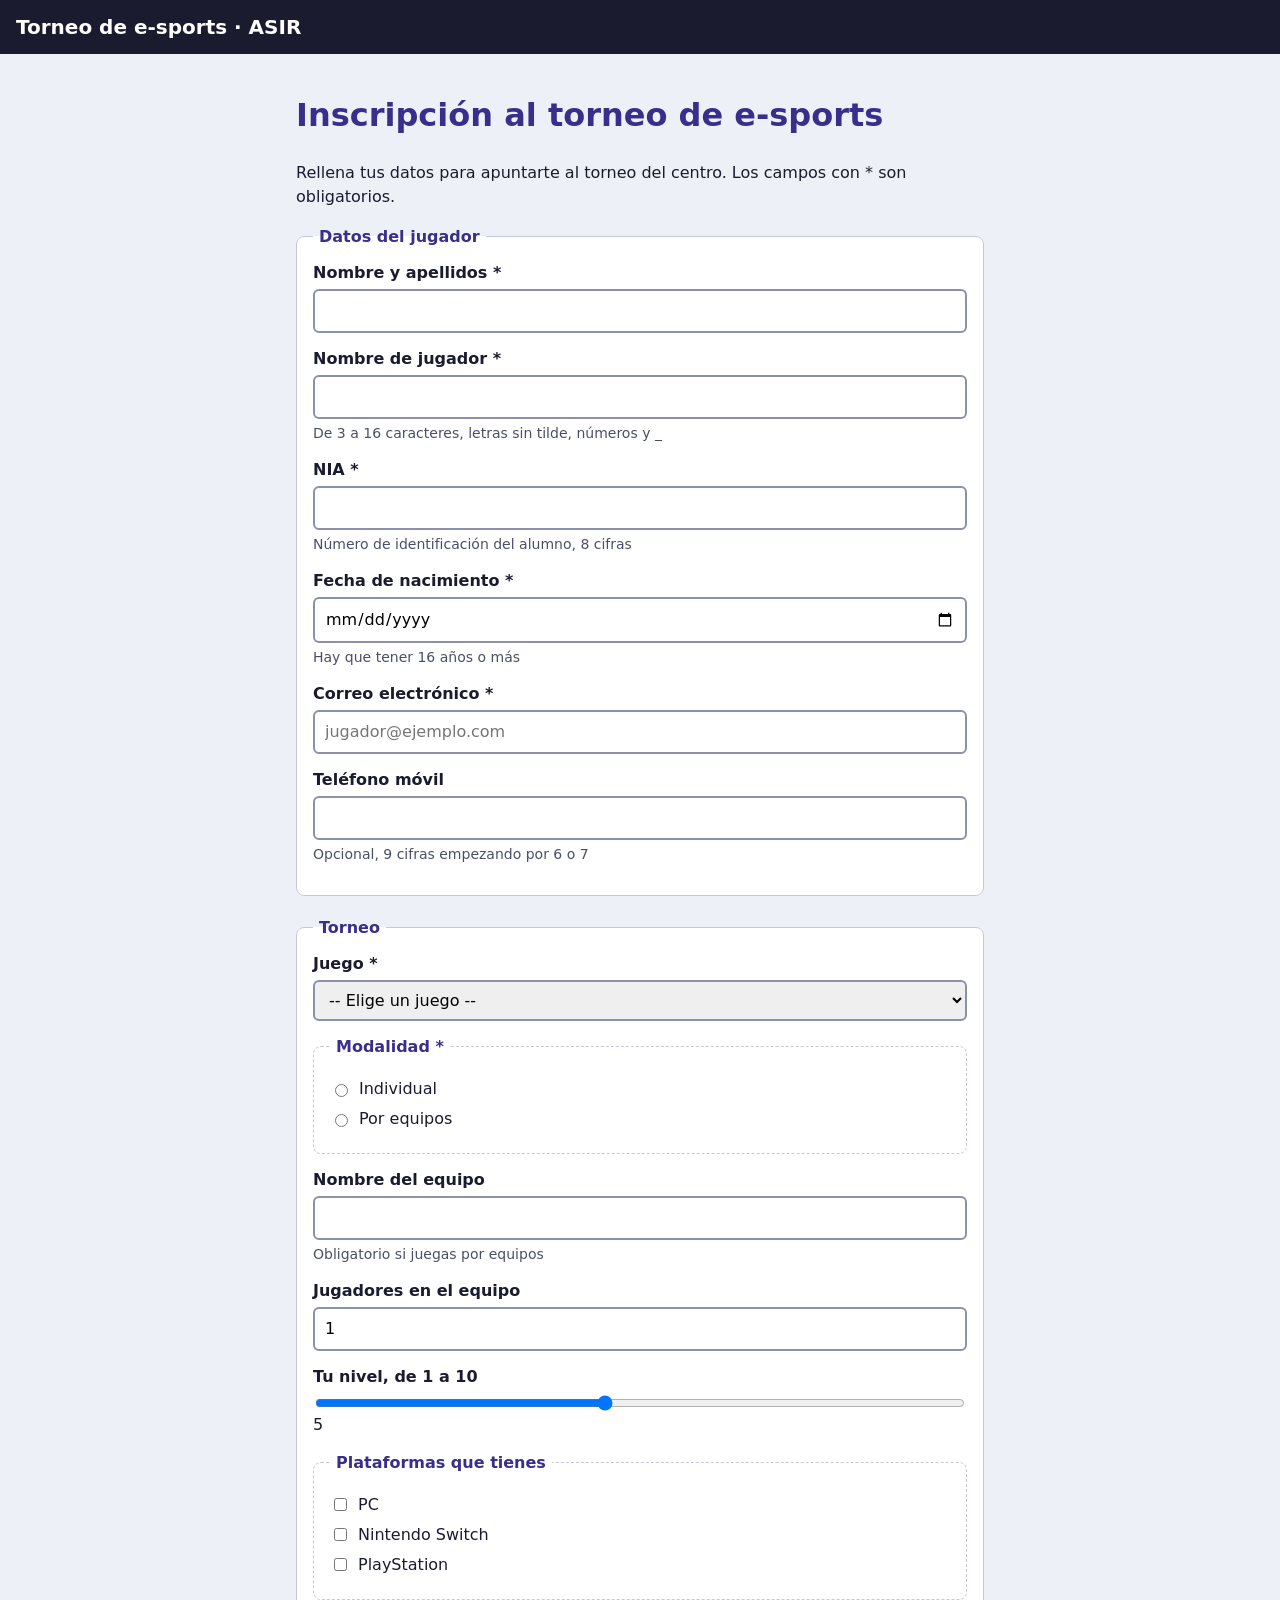
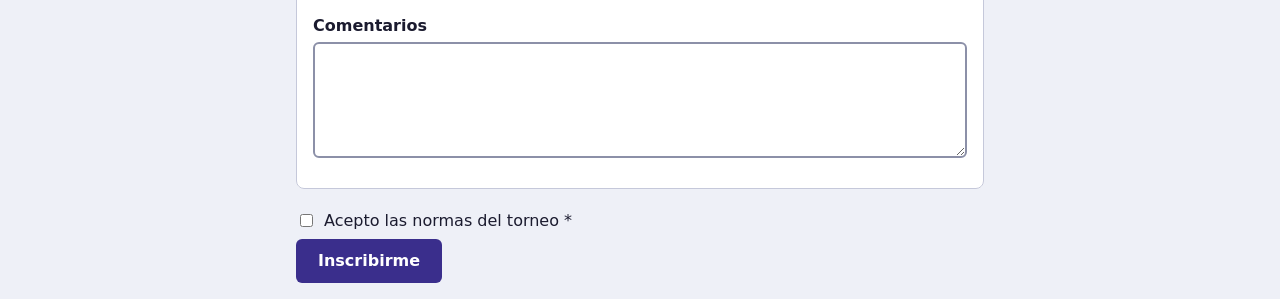
<file: ut04/torneo/torneo.html>
<!DOCTYPE html>
<html lang="es">
<head>
  <meta charset="UTF-8">
  <meta name="viewport" content="width=device-width, initial-scale=1">
  <title>Inscripción al torneo de e-sports del centro</title>
  <link rel="stylesheet" href="css/torneo.css">
  <script src="js/torneo.js" defer></script>
</head>
<body>

  <header class="cabecera">
    <p class="marca">Torneo de e-sports · ASIR</p>
  </header>

  <main class="contenido">
    <h1>Inscripción al torneo de e-sports</h1>
    <p>Rellena tus datos para apuntarte al torneo del centro. Los campos con * son obligatorios.</p>

    <!--
      Método POST:
      - Se mandan datos personales, fecha de nacimiento, correo y teléfono, que no deben quedar
        en la URL, en el historial ni en los registros del servidor.
      - El envío crea una inscripción nueva, si se recarga la página el navegador avisa antes de
        volver a mandarla y así no se apunta dos veces.
      - Con GET la URL tiene un límite de tamaño y no se pueden mandar ficheros, aquí no hace falta
        un fichero pero el formulario puede crecer.
      Recuerda que POST no cifra, la página tiene que ir por HTTPS y el servidor tiene que volver a validar.
    -->
    <form id="form-torneo" action="https://httpbin.org/post" method="post">

      <fieldset>
        <legend>Datos del jugador</legend>

        <div class="campo">
          <label for="nombre">Nombre y apellidos *</label>
          <input type="text" id="nombre" name="nombre" required minlength="3" maxlength="80" autocomplete="name">
        </div>

        <div class="campo">
          <label for="gamertag">Nombre de jugador *</label>
          <input type="text" id="gamertag" name="gamertag" required pattern="[A-Za-z0-9_]{3,16}"
                 title="De 3 a 16 caracteres, solo letras sin tilde, números y guion bajo"
                 aria-describedby="ayuda-gamertag">
          <small id="ayuda-gamertag" class="ayuda">De 3 a 16 caracteres, letras sin tilde, números y _</small>
        </div>

        <div class="campo">
          <label for="nia">NIA *</label>
          <input type="text" id="nia" name="nia" required pattern="[0-9]{8}" inputmode="numeric"
                 title="El NIA tiene 8 cifras" aria-describedby="ayuda-nia" maxlength="8">
          <small id="ayuda-nia" class="ayuda">Número de identificación del alumno, 8 cifras</small>
        </div>

        <div class="campo">
          <label for="nacimiento">Fecha de nacimiento *</label>
          <input type="date" id="nacimiento" name="nacimiento" required min="1950-01-01"
                 aria-describedby="ayuda-nacimiento">
          <small id="ayuda-nacimiento" class="ayuda">Hay que tener 16 años o más</small>
        </div>

        <div class="campo">
          <label for="correo">Correo electrónico *</label>
          <input type="email" id="correo" name="correo" required autocomplete="email" placeholder="jugador@ejemplo.com">
        </div>

        <div class="campo">
          <label for="telefono">Teléfono móvil</label>
          <input type="tel" id="telefono" name="telefono" pattern="[67][0-9]{8}"
                 title="9 cifras empezando por 6 o 7" aria-describedby="ayuda-telefono" maxlength="9">
          <small id="ayuda-telefono" class="ayuda">Opcional, 9 cifras empezando por 6 o 7</small>
        </div>
      </fieldset>

      <fieldset>
        <legend>Torneo</legend>

        <div class="campo">
          <label for="juego">Juego *</label>
          <select id="juego" name="juego" required>
            <option value="">-- Elige un juego --</option>
            <option value="rocket-league">Rocket League</option>
            <option value="ea-fc">EA Sports FC</option>
            <option value="mario-kart">Mario Kart 8 Deluxe</option>
            <option value="smash">Super Smash Bros. Ultimate</option>
            <option value="valorant">Valorant</option>
          </select>
        </div>

        <fieldset class="grupo">
          <legend>Modalidad *</legend>
          <div class="opcion">
            <input type="radio" id="mod-individual" name="modalidad" value="individual" required>
            <label for="mod-individual">Individual</label>
          </div>
          <div class="opcion">
            <input type="radio" id="mod-equipo" name="modalidad" value="equipo">
            <label for="mod-equipo">Por equipos</label>
          </div>
        </fieldset>

        <div class="campo">
          <label for="equipo">Nombre del equipo</label>
          <input type="text" id="equipo" name="equipo" maxlength="30" aria-describedby="ayuda-equipo">
          <small id="ayuda-equipo" class="ayuda">Obligatorio si juegas por equipos</small>
        </div>

        <div class="campo">
          <label for="jugadores">Jugadores en el equipo</label>
          <input type="number" id="jugadores" name="jugadores" min="1" max="5" step="1" value="1">
        </div>

        <div class="campo">
          <label for="nivel">Tu nivel, de 1 a 10</label>
          <input type="range" id="nivel" name="nivel" min="1" max="10" step="1" value="5" aria-describedby="valor-nivel">
          <output id="valor-nivel" for="nivel">5</output>
        </div>

        <fieldset class="grupo">
          <legend>Plataformas que tienes</legend>
          <div class="opcion">
            <input type="checkbox" id="pc" name="plataformas" value="pc">
            <label for="pc">PC</label>
          </div>
          <div class="opcion">
            <input type="checkbox" id="switch" name="plataformas" value="switch">
            <label for="switch">Nintendo Switch</label>
          </div>
          <div class="opcion">
            <input type="checkbox" id="ps" name="plataformas" value="playstation">
            <label for="ps">PlayStation</label>
          </div>
        </fieldset>

        <div class="campo">
          <label for="comentarios">Comentarios</label>
          <textarea id="comentarios" name="comentarios" rows="4" maxlength="300"></textarea>
        </div>
      </fieldset>

      <div class="opcion">
        <input type="checkbox" id="normas" name="normas" value="acepto" required>
        <label for="normas">Acepto las normas del torneo *</label>
      </div>

      <button type="submit">Inscribirme</button>
    </form>
  </main>

</body>
</html>
</file>
<file: css/estilos.css>
body {
    font-family: Arial, sans-serif;
    margin: 0;
    padding: 0;
    background-color: #f4f4f4;
    color: #333;
}

header {
    background-color: #152A1D;
    color: white;
    text-align: center;
    padding: 20px;
}

main {
    max-width: 800px;
    margin: 20px auto;
    padding: 20px;
    background: white;
    border-radius: 5px;
}

section {
    margin-bottom: 20px;
}

h2 {
    color: #2C7A3F;
}
</file>
<file: ut03/alquiler/css/estilos.css>
/* Estilos de la página de alquiler de BiciRuta, versión semántica y accesible */
body { font-family: Arial, sans-serif; margin: 0; color: #333333; line-height: 1.5; }

/* Enlace para saltar al contenido: oculto hasta que recibe el foco */
.saltar { position: absolute; left: 8px; top: -60px; background: #F4EAD8; color: #152A1D; padding: 8px 16px; font-weight: bold; z-index: 10; }
.saltar:focus { top: 8px; }

/* Foco siempre visible, nunca outline: none */
:focus-visible { outline: 3px solid #0B57D0; outline-offset: 2px; }
.cabecera :focus-visible, .pie :focus-visible, .saltar:focus-visible { outline-color: #FFD166; }
main:focus { outline: none; }

/* Cabecera y menú */
.cabecera { background: #152A1D; padding: 16px; display: flex; flex-wrap: wrap; align-items: center; justify-content: space-between; gap: 12px; }
.logo-enlace { display: inline-block; }
.cabecera img { display: block; }
.menu ul { list-style: none; margin: 0; padding: 0; display: flex; gap: 8px; }
.menu a { color: #F4EAD8; text-decoration: none; padding: 6px 10px; display: inline-block; border-bottom: 3px solid transparent; }
.menu a:hover { text-decoration: underline; }
.menu a[aria-current="page"] { border-bottom-color: #E6945A; font-weight: bold; }

/* Contenido */
.contenedor { padding: 16px; max-width: 1000px; margin: 0 auto; }
h1 { font-size: 32px; margin: 8px 0 12px; color: #152A1D; }
h2 { font-size: 24px; margin: 24px 0 12px; color: #152A1D; }
h3 { font-size: 18px; margin: 8px 0 4px; color: #152A1D; }
a { color: #1F6B35; }

/* Fichas de bicis */
.bicis { display: flex; flex-wrap: wrap; gap: 24px; }
.bici { width: 100%; }
.bici img { width: 100%; height: auto; display: block; }
@media (min-width: 700px) {
  .bici { width: 300px; }
}

/* Tabla de tarifas, los bordes van en CSS */
.tarifas { border-collapse: collapse; width: 100%; max-width: 640px; }
.tarifas caption { text-align: left; font-weight: bold; padding-bottom: 8px; }
.tarifas th, .tarifas td { border: 1px solid #152A1D; padding: 8px 12px; text-align: left; }
.tarifas thead th { background: #152A1D; color: #FFFFFF; }
.tarifas tbody th { background: #F4EAD8; }
.tarifas tfoot td { font-size: 14px; }

/* Vídeo */
figure { margin: 0; }
video { max-width: 100%; height: auto; display: block; }
figcaption { font-size: 14px; margin-top: 6px; }

/* Boletín */
.lateral { background: #F4EAD8; padding: 12px 16px; margin-top: 24px; }
.lateral h2 { margin-top: 0; }
.lateral label { display: block; font-weight: bold; margin-bottom: 4px; }
.lateral input { font: inherit; padding: 8px; border: 2px solid #555555; max-width: 100%; }
.lateral button { font: inherit; font-weight: bold; background: #E6945A; color: #152A1D; border: 0; padding: 10px 16px; cursor: pointer; margin-top: 8px; }
.lateral button:hover { background: #d9824a; }

/* Pie */
.pie { background: #152A1D; color: #D5E6D9; padding: 12px 16px; font-size: 14px; }
.pie p { margin: 0; }
</file>
<file: ut03/ruta_henares/css/estilos.css>
/* Página de la ruta del Henares, Javier Aparicio, UT3 */
body { font-family: Arial, sans-serif; margin: 0; color: #222222; line-height: 1.6; background: #FFFFFF; }
.saltar { position: absolute; left: 8px; top: -60px; background: #F4EAD8; color: #152A1D; padding: 8px 16px; font-weight: bold; z-index: 10; }
.saltar:focus { top: 8px; }
:focus-visible { outline: 3px solid #0B57D0; outline-offset: 2px; }
header :focus-visible, footer :focus-visible, .saltar:focus-visible { outline-color: #FFD166; }
main:focus { outline: none; }

header { background: #152A1D; color: #F4EAD8; padding: 16px; display: flex; flex-wrap: wrap; justify-content: space-between; align-items: center; gap: 12px; }
.marca { font-size: 20px; font-weight: bold; margin: 0; }
nav ul { list-style: none; margin: 0; padding: 0; display: flex; flex-wrap: wrap; gap: 8px; }
nav a { color: #F4EAD8; text-decoration: none; padding: 6px 10px; display: inline-block; border-bottom: 3px solid transparent; }
nav a:hover { text-decoration: underline; }
nav a[aria-current="page"] { border-bottom-color: #E6945A; font-weight: bold; }

.contenedor { max-width: 1000px; margin: 0 auto; padding: 16px; display: grid; gap: 24px; }
@media (min-width: 900px) { .contenedor { grid-template-columns: 1fr 280px; } }
h1 { font-size: 32px; color: #152A1D; margin: 8px 0 12px; line-height: 1.2; }
h2 { font-size: 24px; color: #152A1D; margin: 28px 0 10px; }
a { color: #1F6B35; }
img, video { max-width: 100%; height: auto; display: block; }
figure { margin: 0; }
figcaption { font-size: 14px; margin-top: 6px; }

table { border-collapse: collapse; width: 100%; }
caption { text-align: left; font-weight: bold; padding-bottom: 8px; }
th, td { border: 1px solid #152A1D; padding: 8px 10px; text-align: left; }
thead th { background: #152A1D; color: #FFFFFF; }
tbody th { background: #F4EAD8; }
tfoot th, tfoot td { font-weight: bold; background: #EAF2E3; }

article { background: #F7F9F7; border-left: 6px solid #1F6B35; padding: 4px 16px 12px; margin-top: 28px; }
aside { background: #F4EAD8; padding: 12px 16px; align-self: start; }
aside h2 { margin-top: 0; font-size: 20px; }
label { display: block; font-weight: bold; margin: 8px 0 4px; }
input { font: inherit; padding: 8px; border: 2px solid #555555; width: 100%; box-sizing: border-box; }
button { font: inherit; font-weight: bold; background: #E6945A; color: #152A1D; border: 0; padding: 10px 16px; cursor: pointer; margin-top: 10px; }
button:hover { background: #d9824a; }

footer { background: #152A1D; color: #D5E6D9; padding: 12px 16px; font-size: 14px; }
footer p { margin: 0; }
footer a { color: #F4EAD8; }
</file>
<file: ut04/cita/css/cita.css>
* { box-sizing: border-box; }

body {
  margin: 0;
  font-family: system-ui, -apple-system, "Segoe UI", Roboto, sans-serif;
  font-size: 16px;
  line-height: 1.5;
  color: #222;
  background: #F6F8F6;
}

/* Cabecera con el buscador */
.cabecera {
  display: flex;
  flex-wrap: wrap;
  align-items: center;
  justify-content: space-between;
  gap: 12px;
  padding: 12px 16px;
  background: #152A1D;
  color: #F4EAD8;
}

.logo { display: block; }
.logo img { display: block; height: 40px; width: auto; }

.buscador { display: flex; flex-wrap: wrap; align-items: center; gap: 8px; }
.buscador label { font-size: 14px; }
.buscador input { width: 220px; }

/* Contenido */
.contenido {
  max-width: 760px;
  margin: 0 auto;
  padding: 16px;
}

h1 { color: #152A1D; margin: 16px 0 8px; }

fieldset {
  margin: 0 0 20px;
  padding: 12px 16px 16px;
  border: 1px solid #C9D3CC;
  border-radius: 8px;
  background: #FFFFFF;
}

fieldset:disabled { opacity: 0.6; }

legend {
  padding: 0 6px;
  font-weight: bold;
  color: #152A1D;
}

.campo { display: flex; flex-direction: column; margin-bottom: 14px; }
.campo label { font-weight: 600; margin-bottom: 4px; }

.opcion { display: flex; align-items: center; gap: 8px; margin: 6px 0; }

input, select, textarea, button {
  font: inherit;
}

input[type="text"], input[type="email"], input[type="tel"], input[type="date"],
input[type="number"], input[type="password"], input[type="search"], select, textarea {
  padding: 8px 10px;
  border: 2px solid #8A9A8E;
  border-radius: 6px;
  background: #FFFFFF;
}

input[type="radio"], input[type="checkbox"] { width: 18px; height: 18px; }

.ayuda, .contador { font-size: 14px; color: #4A5A4E; margin-top: 4px; }
.contador { align-self: flex-end; }

button {
  padding: 10px 22px;
  border: none;
  border-radius: 6px;
  background: #E6945A;
  color: #152A1D;
  font-weight: bold;
  cursor: pointer;
}

button:hover { background: #D9823F; }

:focus-visible { outline: 3px solid #0B57D0; outline-offset: 2px; }
.cabecera :focus-visible { outline-color: #FFD166; }

/* Estados de validación solo después de que el usuario toque el campo */
input:user-invalid, select:user-invalid, textarea:user-invalid {
  border-color: #C62828;
  background: #FDECEC;
}

input:user-valid, select:user-valid, textarea:user-valid {
  border-color: #2E7D32;
}

/* Campo trampa fuera de la pantalla */
.trampa {
  position: absolute;
  left: -9999px;
  width: 1px;
  height: 1px;
  overflow: hidden;
}

.pie {
  margin-top: 24px;
  padding: 16px;
  text-align: center;
  background: #152A1D;
  color: #D5E6D9;
}

/* Escritorio: dos columnas en los datos personales */
@media (min-width: 700px) {
  .buscador input { width: 280px; }
}
</file>
<file: ut04/torneo/css/torneo.css>
* { box-sizing: border-box; }

body {
  margin: 0;
  font-family: system-ui, -apple-system, "Segoe UI", Roboto, sans-serif;
  line-height: 1.5;
  color: #1B1B2F;
  background: #EEF0F7;
}

.cabecera { background: #1B1B2F; padding: 12px 16px; }
.marca { margin: 0; color: #FFFFFF; font-weight: bold; font-size: 20px; }

.contenido { max-width: 720px; margin: 0 auto; padding: 16px; }
h1 { color: #3A2E8C; }

fieldset {
  margin: 0 0 20px;
  padding: 12px 16px 16px;
  border: 1px solid #C5C8DA;
  border-radius: 8px;
  background: #FFFFFF;
}

fieldset.grupo { border-style: dashed; margin-bottom: 14px; }
legend { font-weight: bold; color: #3A2E8C; padding: 0 6px; }

.campo { display: flex; flex-direction: column; margin-bottom: 14px; }
.campo label { font-weight: 600; margin-bottom: 4px; }
.opcion { display: flex; align-items: center; gap: 8px; margin: 6px 0; }

input, select, textarea, button { font: inherit; }

input[type="text"], input[type="email"], input[type="tel"], input[type="date"],
input[type="number"], select, textarea {
  padding: 8px 10px;
  border: 2px solid #8C90A8;
  border-radius: 6px;
}

.ayuda { font-size: 14px; color: #4B4F66; margin-top: 4px; }

button {
  padding: 10px 22px;
  border: none;
  border-radius: 6px;
  background: #3A2E8C;
  color: #FFFFFF;
  font-weight: bold;
  cursor: pointer;
}

:focus-visible { outline: 3px solid #E0A100; outline-offset: 2px; }

input:user-invalid, select:user-invalid, textarea:user-invalid { border-color: #C62828; background: #FDECEC; }
input:user-valid, select:user-valid, textarea:user-valid { border-color: #2E7D32; }
</file>
